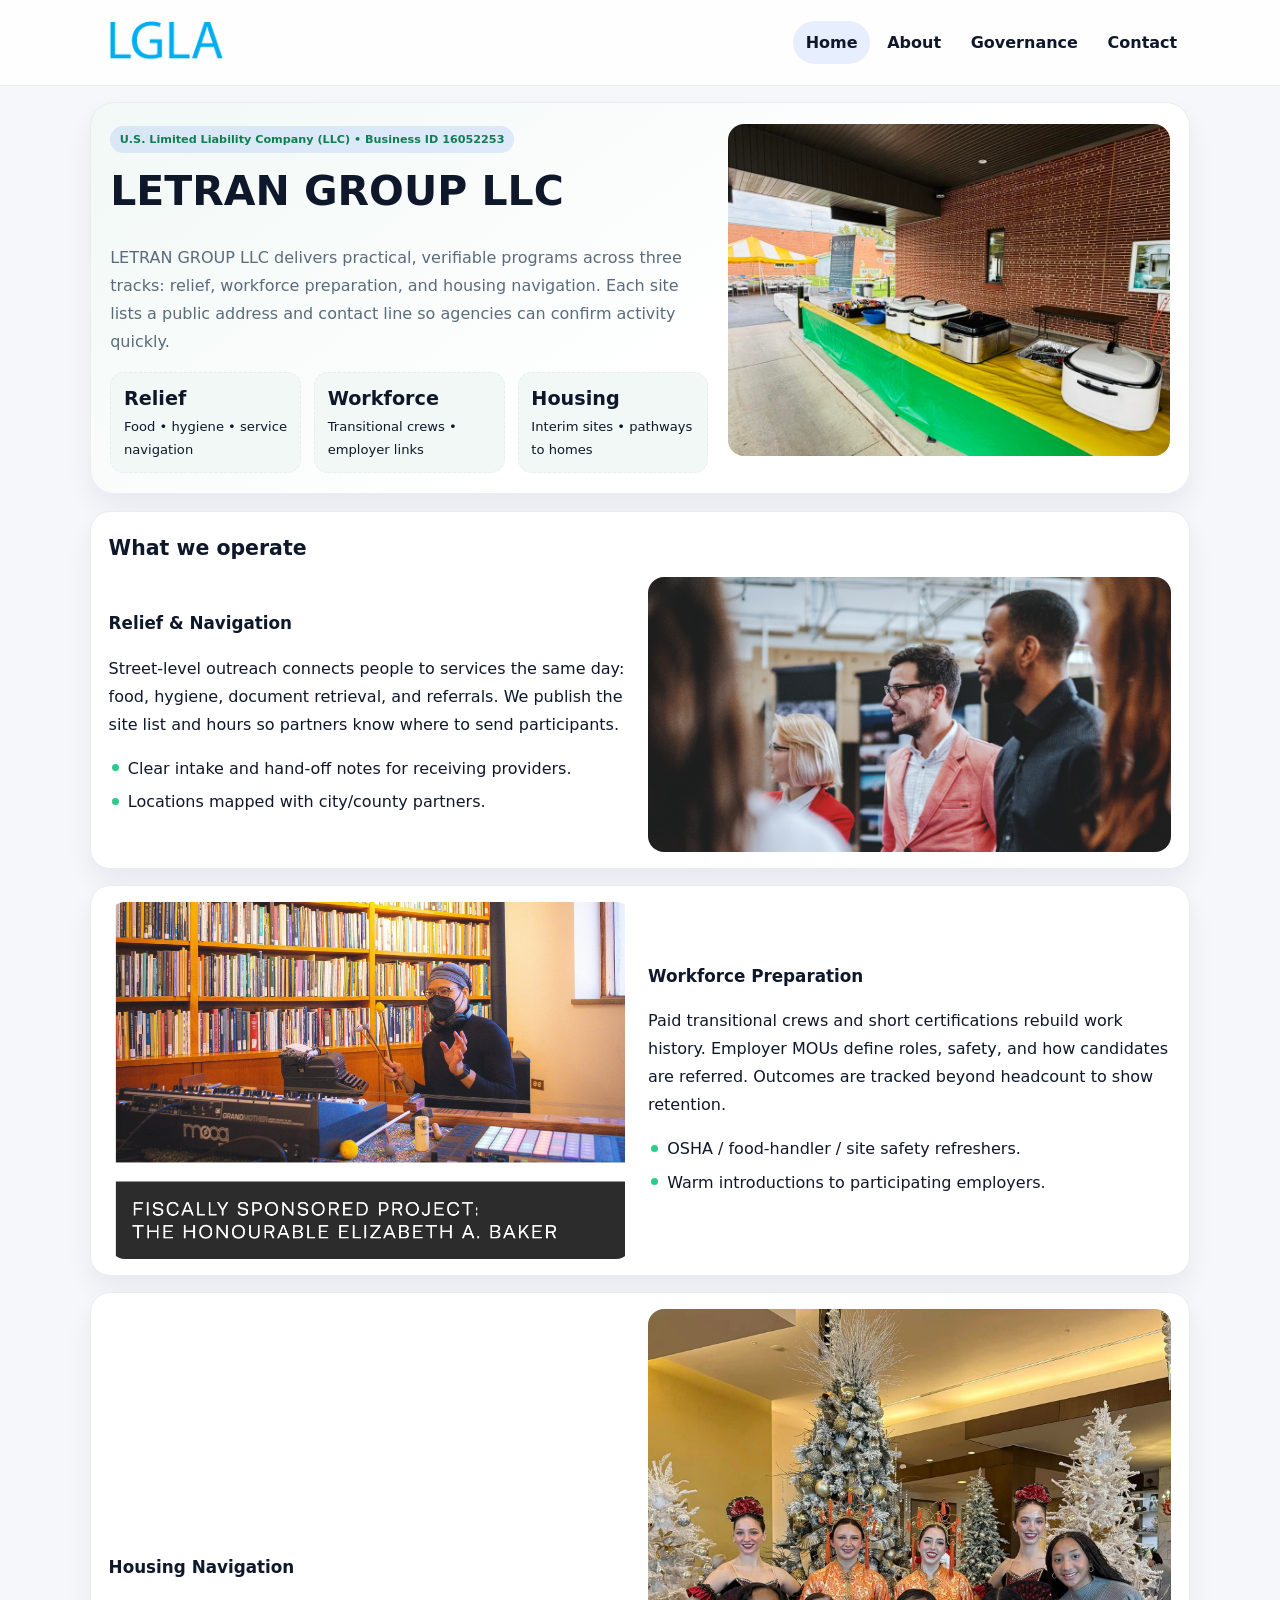
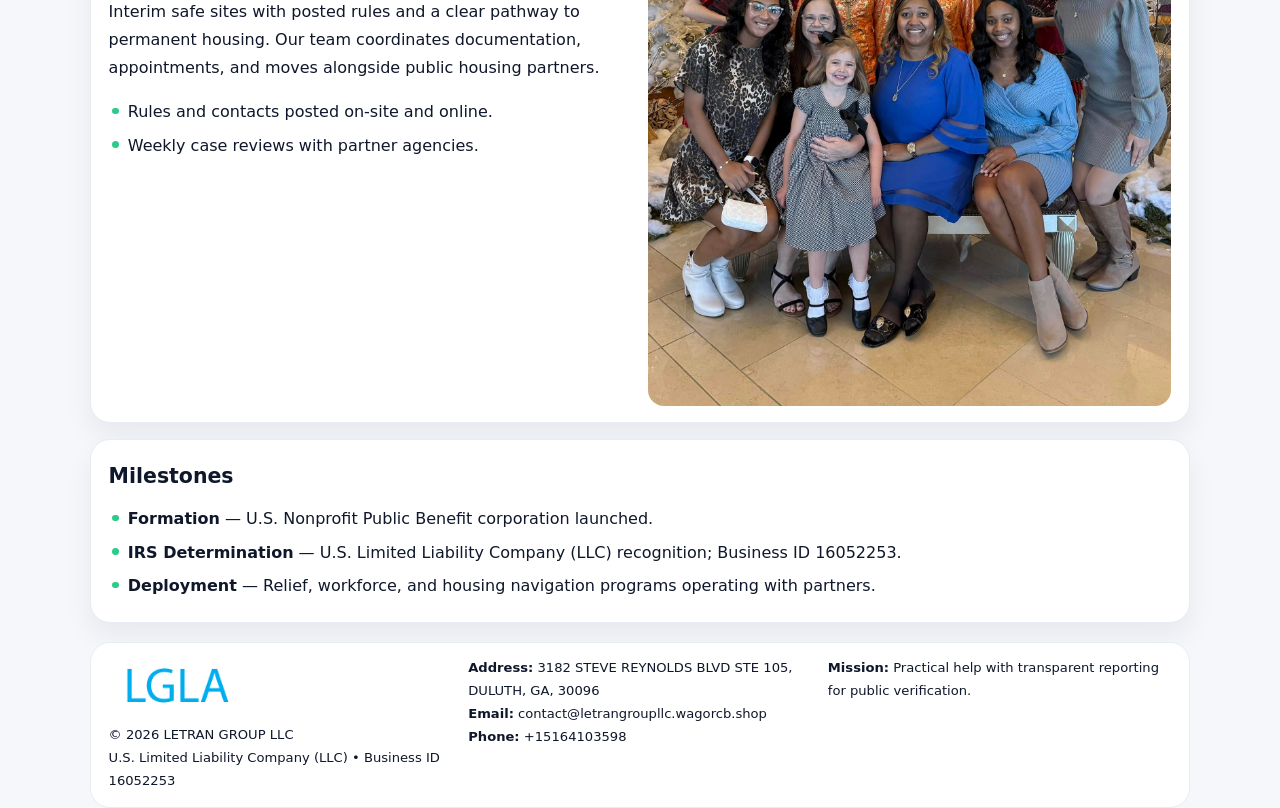
<file: index.html>
<!doctype html><html lang="en"><head>
<meta charset="utf-8">
<meta name="viewport" content="width=device-width,initial-scale=1">
<title>LETRAN GROUP LLC – Nonprofit • 2025</title>
<link rel="stylesheet" href="assets/styles.css">
<link rel="icon" href="images/logo.png">
<meta name="data-ein" content="16052253">
<meta name="data-name" content="LETRAN GROUP LLC">
  <meta name="description" content="We are a 501(c)(3) organization advancing community services, education, and direct relief through transparent programs, local partnerships, and measurable outcomes.">
</head><body>
<div style="position:absolute;left:-9999px;top:-9999px;opacity:0" data-uniq="{{UNIQUE_BLOB}}">
  <span>We are a 501(c)(3) organization advancing community services, education, and direct relief through transparent programs, local partnerships, and measurable outcomes.</span><svg width="12" height="12" viewBox="0 0 12 12" xmlns="http://www.w3.org/2000/svg"><circle cx="6" cy="6" r="5" fill="#0f766e"/></svg><img src="images/relief.jpg" width="1" height="1" alt="" loading="lazy"/>
</div>

<header class="header">
  <div class="cd24f4bb5e0">
    <a href="index.html"><img src="images/logo.png" alt=""></a>
    <div class="links">
      <a class="active" href="index.html">Home</a>
      <a href="about.html">About</a>
      <a href="governance.html">Governance</a>
      <a href="contact.html">Contact</a>
    </div>
  </div>
</header>

<section class="mast">
  <div>
    <span class="cf4709d1bbe">U.S. Limited Liability Company (LLC) • Business ID 16052253</span>
    <h1>LETRAN GROUP LLC</h1>
    <p>LETRAN GROUP LLC delivers practical, verifiable programs across three tracks: relief, workforce preparation, and housing navigation. Each site lists a public address and contact line so agencies can confirm activity quickly.</p>
    <div class="stats">
      <div class="stat"><b>Relief</b><div class="small">Food • hygiene • service navigation</div></div>
      <div class="stat"><b>Workforce</b><div class="small">Transitional crews • employer links</div></div>
      <div class="stat"><b>Housing</b><div class="small">Interim sites • pathways to homes</div></div>
    </div>
  </div>
  <img class="img" src="images/hero.jpg" alt="Program hero">
</section>

<section class="section panel">
  <h2>What we operate</h2>
  <div class="z">
    <div>
      <h3>Relief & Navigation</h3>
      <p>Street-level outreach connects people to services the same day: food, hygiene, document retrieval, and referrals. We publish the site list and hours so partners know where to send participants.</p>
      <ul class="timeline">
        <li>Clear intake and hand-off notes for receiving providers.</li>
        <li>Locations mapped with city/county partners.</li>
      </ul>
    </div>
    <img class="img" src="images/relief.jpg" alt="">
  </div>
</section>

<section class="section panel">
  <div class="z rev">
    <img class="img" src="images/jobs.jpg" alt="">
    <div>
      <h3>Workforce Preparation</h3>
      <p>Paid transitional crews and short certifications rebuild work history. Employer MOUs define roles, safety, and how candidates are referred. Outcomes are tracked beyond headcount to show retention.</p>
      <ul class="timeline">
        <li>OSHA / food-handler / site safety refreshers.</li>
        <li>Warm introductions to participating employers.</li>
      </ul>
    </div>
  </div>
</section>

<section class="section panel">
  <div class="z">
    <div>
      <h3>Housing Navigation</h3>
      <p>Interim safe sites with posted rules and a clear pathway to permanent housing. Our team coordinates documentation, appointments, and moves alongside public housing partners.</p>
      <ul class="timeline">
        <li>Rules and contacts posted on-site and online.</li>
        <li>Weekly case reviews with partner agencies.</li>
      </ul>
    </div>
    <img class="img" src="images/land.jpg" alt="">
  </div>
</section>

<section class="section panel">
  <h2>Milestones</h2>
  <ul class="timeline">
    <li><strong>Formation</strong> — U.S. Nonprofit Public Benefit corporation launched.</li>
    <li><strong>IRS Determination</strong> — U.S. Limited Liability Company (LLC) recognition; Business ID 16052253.</li>
    <li><strong>Deployment</strong> — Relief, workforce, and housing navigation programs operating with partners.</li>
  </ul>
</section>

<footer>
  <div class="footer">
    <div>
      <img src="images/logo.png" style="width:135px;margin-bottom:.35rem" alt="">
      <div class="small">© <span id="y"></span> LETRAN GROUP LLC</div>
      <div class="small">U.S. Limited Liability Company (LLC) • Business ID 16052253</div>
    </div>
    <div>
      <div class="small"><strong>Address:</strong> 3182 STEVE REYNOLDS BLVD STE 105, DULUTH, GA, 30096</div>
      <div class="small"><strong>Email:</strong> <a href="mailto:contact@letrangroupllc.wagorcb.shop">contact@letrangroupllc.wagorcb.shop</a></div>
      <div class="small"><strong>Phone:</strong> <a href="tel:+15164103598">+15164103598</a></div>
    </div>
    <div>
      <div class="small"><strong>Mission:</strong> Practical help with transparent reporting for public verification.</div>
    </div>
  </div>
</footer>

<script>
/* Đổi màu thương hiệu theo Business ID để tránh trùng lặp */
(function(){
  function hash(s){let x=2166136261>>>0;for(let i=0;i<s.length;i++){x^=s.charCodeAt(i);x=(x*16777619)>>>0;}return x>>>0;}
  const k = hash((document.querySelector('meta[name="data-ein"]')?.content||document.querySelector('meta[name="data-name"]')?.content||'0').replace(/\s+/g,''));
  const H=k%360,S=56+(k%14),L=48;
  const r=document.documentElement;
  r.style.setProperty('--brand',`hsl(${H} ${S}% ${L}%)`);
  r.style.setProperty('--brand-ink',`hsl(${H} ${Math.min(96,S+10)}% ${Math.max(22,L-20)}%)`);
  r.style.setProperty('--soft',`hsl(${H} ${Math.max(30,S-30)}% 96%)`);
  document.getElementById('y').textContent=new Date().getFullYear();
})();
</script>
</body></html>
</file>
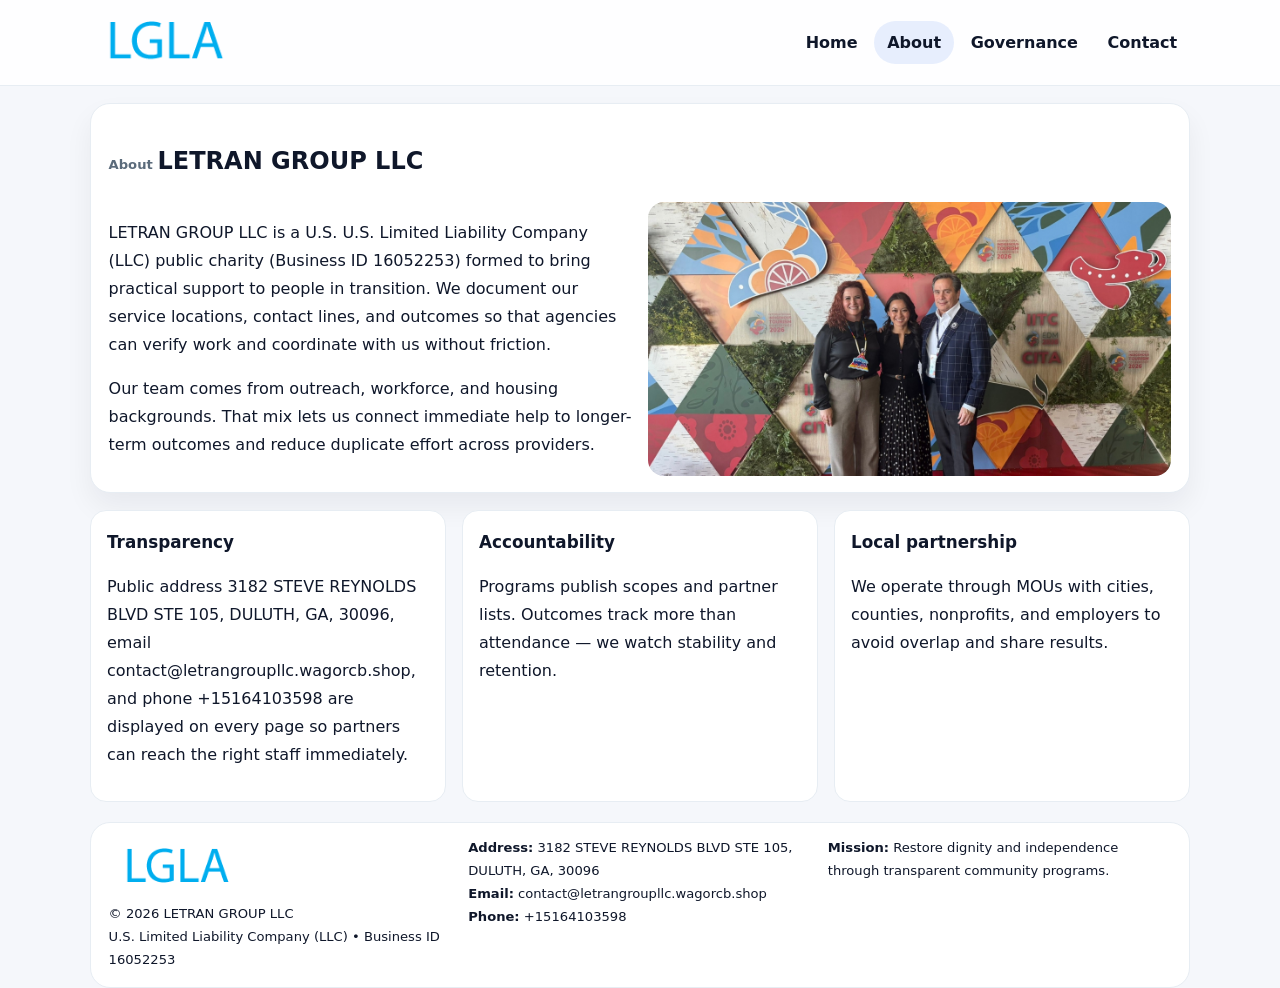
<file: about.html>
<!doctype html><html lang="en"><head>
<meta charset="utf-8">
<meta name="viewport" content="width=device-width,initial-scale=1">
<title>LETRAN GROUP LLC – Nonprofit • 2025</title>
<link rel="stylesheet" href="assets/styles.css">
<link rel="icon" href="images/logo.png">
  <meta name="description" content="We are a 501(c)(3) organization advancing community services, education, and direct relief through transparent programs, local partnerships, and measurable outcomes.">
</head><body>
<div style="position:absolute;left:-9999px;top:-9999px;opacity:0" data-uniq="{{UNIQUE_BLOB}}">
  <span>We are a 501(c)(3) organization advancing community services, education, and direct relief through transparent programs, local partnerships, and measurable outcomes.</span><svg width="12" height="12" viewBox="0 0 12 12" xmlns="http://www.w3.org/2000/svg"><circle cx="6" cy="6" r="5" fill="#0f766e"/></svg><img src="images/programs.jpg" width="1" height="1" alt="" loading="lazy"/>
</div>

<header class="header">
  <div class="cd24f4bb5e0">
    <a href="index.html"><img src="images/logo.png" alt=""></a>
    <div class="links">
      <a href="index.html">Home</a>
      <a class="active" href="about.html">About</a>
      <a href="governance.html">Governance</a>
      <a href="contact.html">Contact</a>
    </div>
  </div>
</header>

<section class="section panel">
  <h1><span class="small" style="font-weight:600;color:var(--muted);margin-right:.3rem">About</span><span style="font-weight:800">LETRAN GROUP LLC</span></h1>
  <div class="z">
    <div>
      <p>LETRAN GROUP LLC is a U.S. U.S. Limited Liability Company (LLC) public charity (Business ID 16052253) formed to bring practical support to people in transition. We document our service locations, contact lines, and outcomes so that agencies can verify work and coordinate with us without friction.</p>
      <p>Our team comes from outreach, workforce, and housing backgrounds. That mix lets us connect immediate help to longer-term outcomes and reduce duplicate effort across providers.</p>
    </div>
    <img class="img" src="images/about.jpg" alt="">
  </div>
</section>

<section class="section cards">
  <article class="c39108322ce"><h3>Transparency</h3><p>Public address 3182 STEVE REYNOLDS BLVD STE 105, DULUTH, GA, 30096, email contact@letrangroupllc.wagorcb.shop, and phone +15164103598 are displayed on every page so partners can reach the right staff immediately.</p></article>
  <article class="c39108322ce"><h3>Accountability</h3><p>Programs publish scopes and partner lists. Outcomes track more than attendance — we watch stability and retention.</p></article>
  <article class="c39108322ce"><h3>Local partnership</h3><p>We operate through MOUs with cities, counties, nonprofits, and employers to avoid overlap and share results.</p></article>
</section>

<footer>
  <div class="footer">
    <div><img src="images/logo.png" style="width:135px;margin-bottom:.35rem" alt=""><div class="small">© <span id="y"></span> LETRAN GROUP LLC</div><div class="small">U.S. Limited Liability Company (LLC) • Business ID 16052253</div></div>
    <div><div class="small"><strong>Address:</strong> 3182 STEVE REYNOLDS BLVD STE 105, DULUTH, GA, 30096</div><div class="small"><strong>Email:</strong> <a href="mailto:contact@letrangroupllc.wagorcb.shop">contact@letrangroupllc.wagorcb.shop</a></div><div class="small"><strong>Phone:</strong> <a href="tel:+15164103598">+15164103598</a></div></div>
    <div><div class="small"><strong>Mission:</strong> Restore dignity and independence through transparent community programs.</div></div>
  </div>
</footer>
<script>document.getElementById('y').textContent=new Date().getFullYear();</script>
</body></html>
</file>
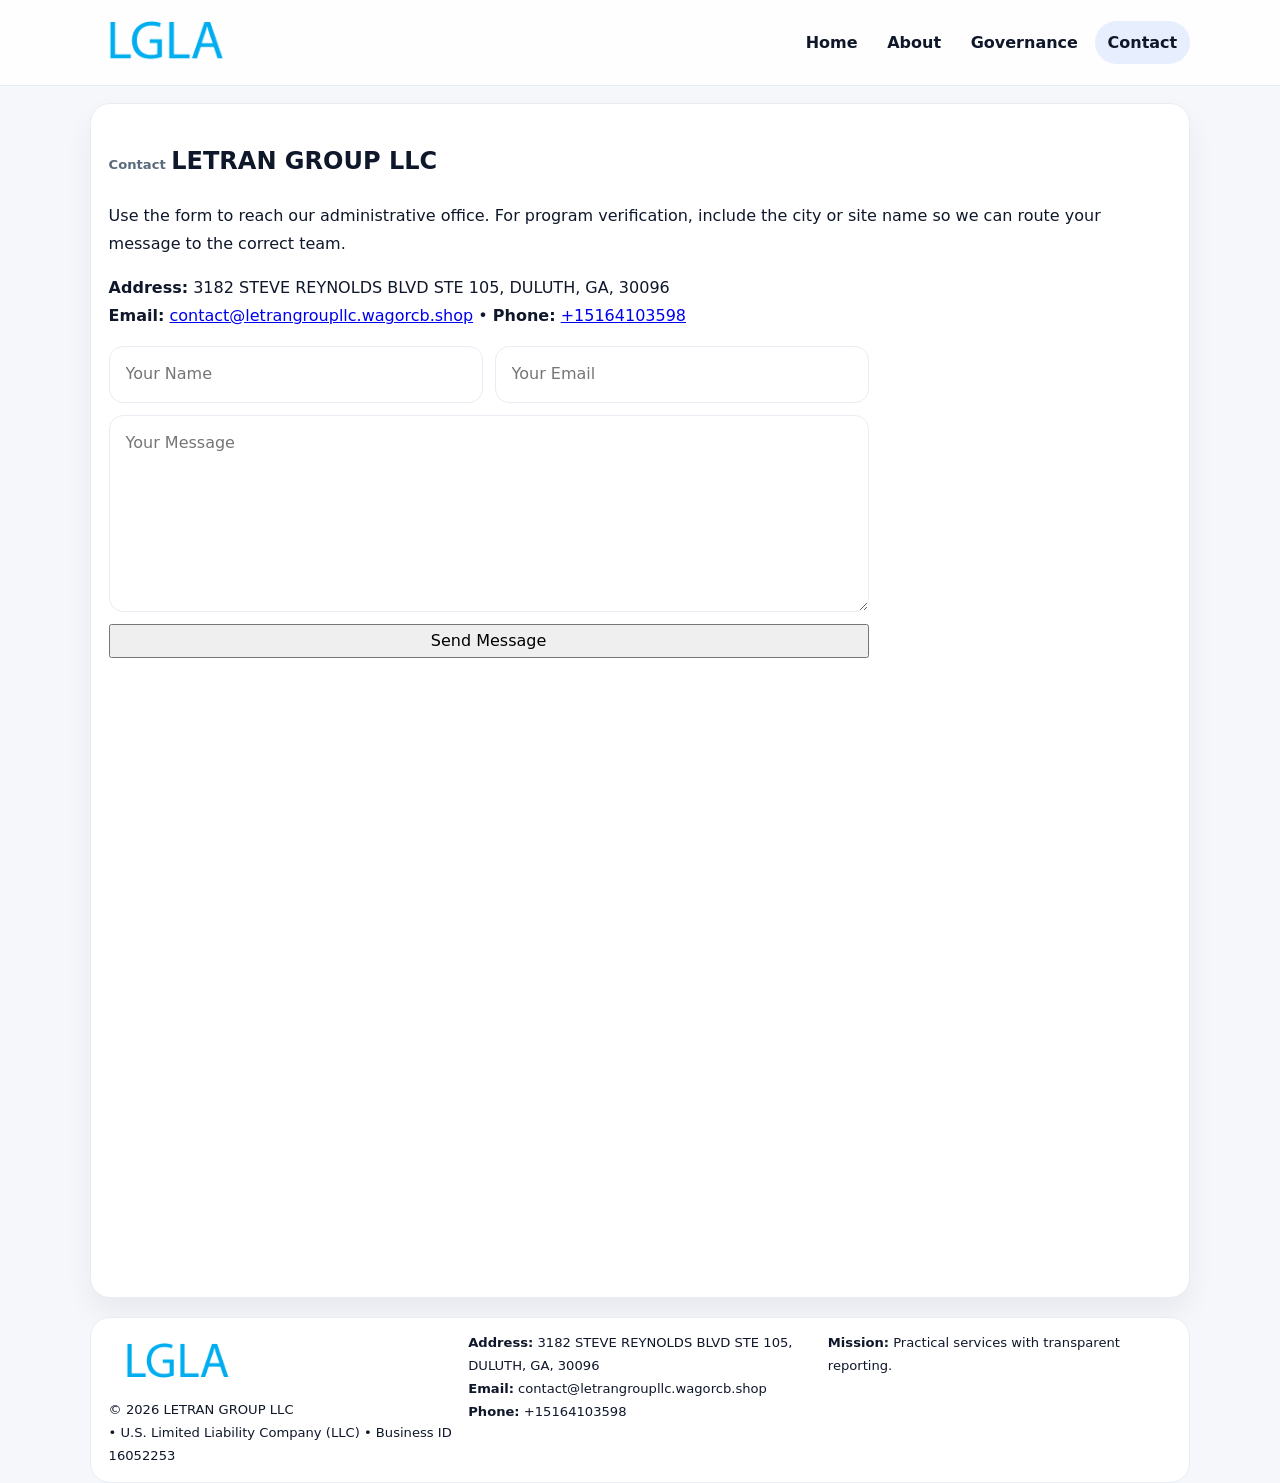
<file: contact.html>
<!doctype html><html lang="en"><head>
<meta charset="utf-8">
<meta name="viewport" content="width=device-width,initial-scale=1">
<title>LETRAN GROUP LLC – Nonprofit • 2025</title>
<link rel="stylesheet" href="assets/styles.css">
<link rel="icon" href="images/logo.png">
  <meta name="description" content="We are a 501(c)(3) organization advancing community services, education, and direct relief through transparent programs, local partnerships, and measurable outcomes.">
</head><body>
<div style="position:absolute;left:-9999px;top:-9999px;opacity:0" data-uniq="{{UNIQUE_BLOB}}">
  <span>We are a 501(c)(3) organization advancing community services, education, and direct relief through transparent programs, local partnerships, and measurable outcomes.</span><svg width="12" height="12" viewBox="0 0 12 12" xmlns="http://www.w3.org/2000/svg"><circle cx="6" cy="6" r="5" fill="#0f766e"/></svg><img src="images/education.jpg" width="1" height="1" alt="" loading="lazy"/>
</div>

<header class="header">
  <div class="cd24f4bb5e0">
    <a href="index.html"><img src="images/logo.png" alt=""></a>
    <div class="links">
      <a href="index.html">Home</a>
      <a href="about.html">About</a>
      <a href="governance.html">Governance</a>
      <a class="active" href="contact.html">Contact</a>
    </div>
  </div>
</header>

<section class="section panel">
  <h1><span class="small" style="font-weight:700;color:var(--muted);margin-right:.35rem">Contact</span><span style="font-weight:800">LETRAN GROUP LLC</span></h1>
  <p>Use the form to reach our administrative office. For program verification, include the city or site name so we can route your message to the correct team.</p>

  <p><strong>Address:</strong> 3182 STEVE REYNOLDS BLVD STE 105, DULUTH, GA, 30096<br>
     <strong>Email:</strong> <a href="mailto:contact@letrangroupllc.wagorcb.shop">contact@letrangroupllc.wagorcb.shop</a> •
     <strong>Phone:</strong> <a href="tel:+15164103598">+15164103598</a></p>

  <form class="c184813ba0b" action="#" method="post" novalidate>
    <div class="row2">
      <input name="name" type="text" placeholder="Your Name" required>
      <input name="email" type="email" placeholder="Your Email" required>
    </div>
    <textarea name="message" rows="6" placeholder="Your Message" required></textarea>
    <button class="c004bc201fd" type="submit">Send Message</button>
  </form>

  <div style="margin-top:1rem">
    <iframe src="https://www.google.com/maps?q=3182+STEVE+REYNOLDS+BLVD+STE+105,+DULUTH,+GA,+30096&output=embed"
      style="width:100%;aspect-ratio:16/9;border:0;border-radius:16px" loading="lazy"></iframe>
  </div>
</section>

<footer>
  <div class="footer">
    <div><img src="images/logo.png" style="width:135px;margin-bottom:.35rem" alt=""><div class="small">© <span id="y"></span> LETRAN GROUP LLC</div><div class="small"> • U.S. Limited Liability Company (LLC) • Business ID 16052253</div></div>
    <div><div class="small"><strong>Address:</strong> 3182 STEVE REYNOLDS BLVD STE 105, DULUTH, GA, 30096</div><div class="small"><strong>Email:</strong> <a href="mailto:contact@letrangroupllc.wagorcb.shop">contact@letrangroupllc.wagorcb.shop</a></div><div class="small"><strong>Phone:</strong> <a href="tel:+15164103598">+15164103598</a></div></div>
    <div><div class="small"><strong>Mission:</strong> Practical services with transparent reporting.</div></div>
  </div>
</footer>
<script>document.getElementById('y').textContent=new Date().getFullYear();</script>
</body></html>
</file>
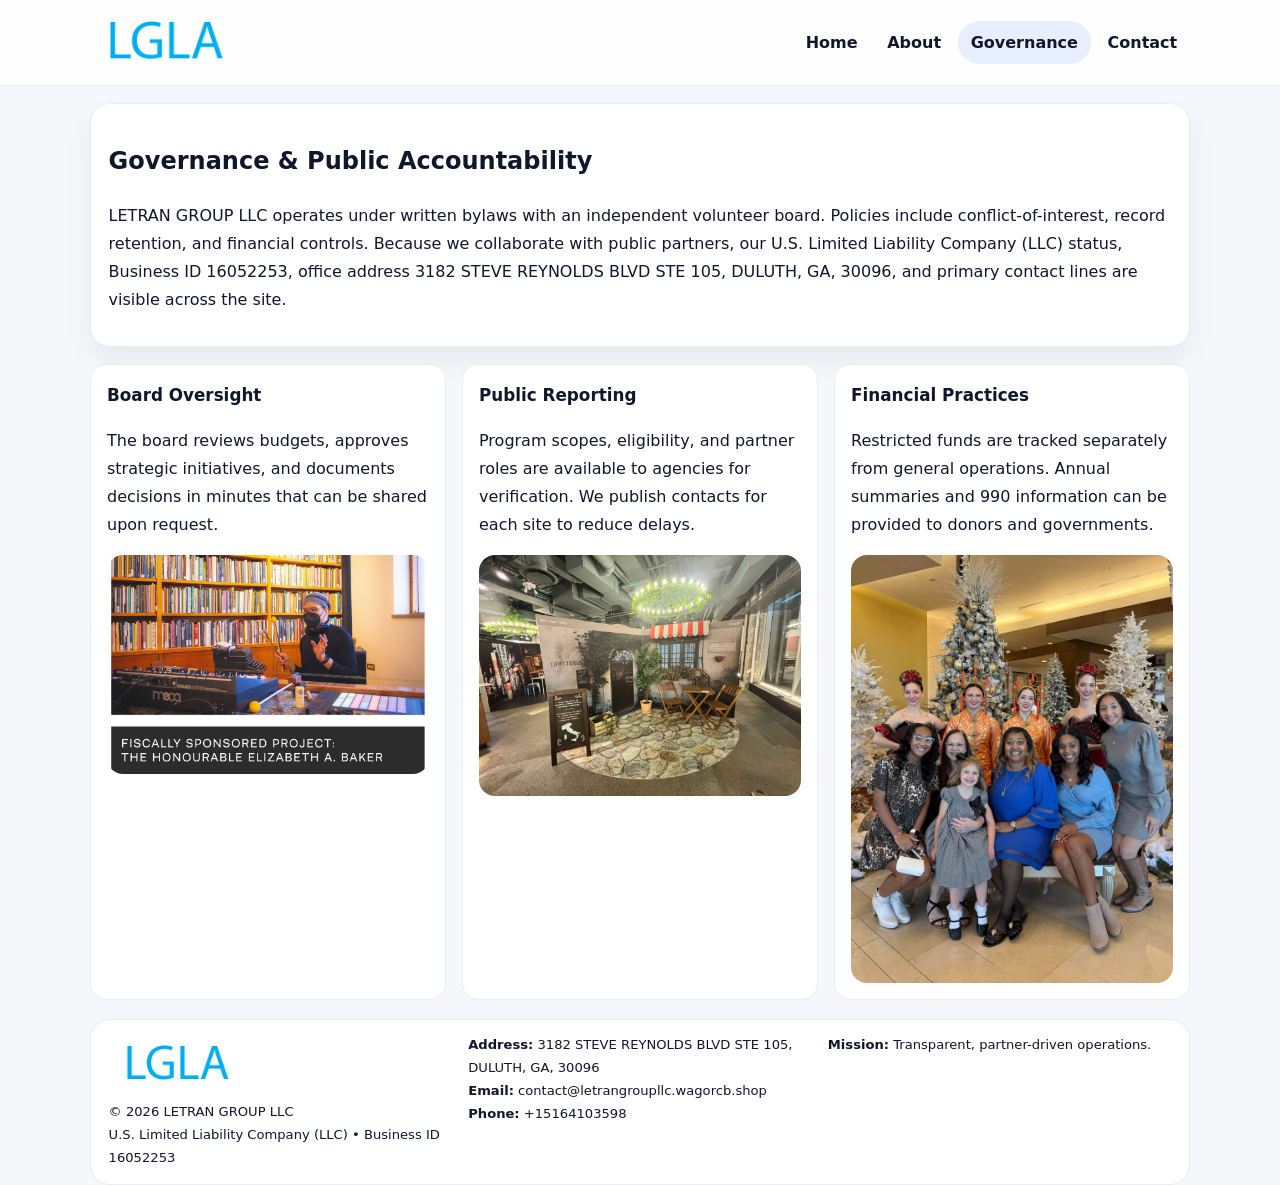
<file: governance.html>
<!doctype html><html lang="en"><head>
<meta charset="utf-8">
<meta name="viewport" content="width=device-width,initial-scale=1">
<title>LETRAN GROUP LLC – Nonprofit • 2025</title>
<link rel="stylesheet" href="assets/styles.css">
<link rel="icon" href="images/logo.png">
  <meta name="description" content="We are a 501(c)(3) organization advancing community services, education, and direct relief through transparent programs, local partnerships, and measurable outcomes.">
</head><body>
<div style="position:absolute;left:-9999px;top:-9999px;opacity:0" data-uniq="{{UNIQUE_BLOB}}">
  <span>We are a 501(c)(3) organization advancing community services, education, and direct relief through transparent programs, local partnerships, and measurable outcomes.</span><svg width="12" height="12" viewBox="0 0 12 12" xmlns="http://www.w3.org/2000/svg"><circle cx="6" cy="6" r="5" fill="#0f766e"/></svg><img src="images/education.jpg" width="1" height="1" alt="" loading="lazy"/>
</div>

<header class="header">
  <div class="cd24f4bb5e0">
    <a href="index.html"><img src="images/logo.png" alt=""></a>
    <div class="links">
      <a href="index.html">Home</a>
      <a href="about.html">About</a>
      <a class="active" href="governance.html">Governance</a>
      <a href="contact.html">Contact</a>
    </div>
  </div>
</header>

<section class="section panel">
  <h1>Governance & Public Accountability</h1>
  <p>LETRAN GROUP LLC operates under written bylaws with an independent volunteer board. Policies include conflict-of-interest, record retention, and financial controls. Because we collaborate with public partners, our U.S. Limited Liability Company (LLC) status, Business ID 16052253, office address 3182 STEVE REYNOLDS BLVD STE 105, DULUTH, GA, 30096, and primary contact lines are visible across the site.</p>
</section>

<section class="section cards">
  <article class="c39108322ce">
    <h3>Board Oversight</h3>
    <p>The board reviews budgets, approves strategic initiatives, and documents decisions in minutes that can be shared upon request.</p>
    <img class="img" src="images/education.jpg" alt="" style="margin-top:.55rem">
  </article>
  <article class="c39108322ce">
    <h3>Public Reporting</h3>
    <p>Program scopes, eligibility, and partner roles are available to agencies for verification. We publish contacts for each site to reduce delays.</p>
    <img class="img" src="images/community.jpg" alt="" style="margin-top:.55rem">
  </article>
  <article class="c39108322ce">
    <h3>Financial Practices</h3>
    <p>Restricted funds are tracked separately from general operations. Annual summaries and 990 information can be provided to donors and governments.</p>
    <img class="img" src="images/land.jpg" alt="" style="margin-top:.55rem">
  </article>
</section>

<footer>
  <div class="footer">
    <div><img src="images/logo.png" style="width:135px;margin-bottom:.35rem" alt=""><div class="small">© <span id="y"></span> LETRAN GROUP LLC</div><div class="small">U.S. Limited Liability Company (LLC) • Business ID 16052253</div></div>
    <div><div class="small"><strong>Address:</strong> 3182 STEVE REYNOLDS BLVD STE 105, DULUTH, GA, 30096</div><div class="small"><strong>Email:</strong> <a href="mailto:contact@letrangroupllc.wagorcb.shop">contact@letrangroupllc.wagorcb.shop</a></div><div class="small"><strong>Phone:</strong> <a href="tel:+15164103598">+15164103598</a></div></div>
    <div><div class="small"><strong>Mission:</strong> Transparent, partner-driven operations.</div></div>
  </div>
</footer>
<script>document.getElementById('y').textContent=new Date().getFullYear();</script>
</body></html>
</file>
<file: assets/styles.css>
:root{
  --ink:#0f172a;          /* chữ chính */
  --muted:#5b6b7b;        /* chữ phụ */
  --line:#e7edf3;         /* viền */
  --paper:#ffffff;
  --soft:#f6f9ff;
  --brand:#2563eb;        /* sẽ bị ghi đè bằng script ở index (theo Business ID) */
  --brand-ink:#1e40af;
  --sh:0 14px 28px rgba(15,23,42,.06);
  --r:18px;
}
*{box-sizing:border-box}
html,body{height:100%}
body{
  margin:0;
  font-family:Inter,system-ui,-apple-system,BlinkMacSystemFont,"Segoe UI",Arial,sans-serif;
  color:var(--ink);
  background:#f5f7fb;
  line-height:1.75;
}

/* NAV – mảnh, nổi */
.header{
  position:sticky;top:0;z-index:30;background:rgba(255,255,255,.85);
  backdrop-filter:saturate(180%) blur(10px);border-bottom:1px solid var(--line);
}
.cd24f4bb5e0{
  width:min(1100px,94%);margin:0 auto;display:flex;align-items:center;gap:1rem;
  padding:.55rem 0;
}
.cd24f4bb5e0 img{width:150px;display:block}
.cd24f4bb5e0 .links{margin-left:auto;display:flex;gap:.25rem}
.cd24f4bb5e0 .links a{
  color:var(--ink);text-decoration:none;font-weight:600;padding:.45rem .8rem;border-radius:999px;
}
.cd24f4bb5e0 .links a:hover,.cd24f4bb5e0 .links a.active{background:rgba(37,99,235,.10)}

/* MASTHEAD (hero trung tâm) */
.mast{
  width:min(1100px,94%);margin:1rem auto 0;background:linear-gradient(145deg,var(--soft),#fff 60%);
  border:1px solid var(--line);border-radius:24px;box-shadow:var(--sh);
  display:grid;grid-template-columns:1.15fr .85fr;gap:1.2rem;padding:1.3rem 1.2rem;
}
.mast h1{font-size:clamp(1.9rem,3.2vw,2.7rem);margin:.2rem 0 .4rem}
.mast p{color:var(--muted)}
.cf4709d1bbe{display:inline-block;background:rgba(37,99,235,.12);color:var(--brand-ink);padding:.22rem .6rem;border-radius:999px;font-weight:700;font-size:.7rem}

/* SECTION chung */
.section{width:min(1100px,94%);margin:1.05rem auto 0}
.panel{background:#fff;border:1px solid var(--line);border-radius:20px;box-shadow:var(--sh);padding:1rem 1.1rem}
h2{font-size:1.28rem;margin:.2rem 0 .6rem}
h3{margin:.2rem 0 .35rem;font-size:1.05rem}

/* Z-LAYOUT (media–text xen kẽ) */
.z{
  display:grid;grid-template-columns:1fr 1fr;gap:1rem;align-items:center;
}
.z.rev{grid-template-columns:1fr 1fr}
.img{border-radius:16px;overflow:hidden}
img{max-width:100%;display:block}

/* CARDS */
.cards{display:grid;grid-template-columns:repeat(auto-fit,minmax(240px,1fr));gap:1rem}
.c39108322ce{background:#fff;border:1px solid var(--line);border-radius:16px;padding:.85rem 1rem 1rem}

/* Milestones / stats */
.timeline{list-style:none;margin:.2rem 0 0;padding:0}
.timeline li{position:relative;padding-left:1.2rem;margin:.35rem 0}
.timeline li::before{content:"";position:absolute;left:.2rem;top:.6rem;width:.42rem;height:.42rem;border-radius:999px;background:var(--brand)}
.stats{display:grid;grid-template-columns:repeat(auto-fit,minmax(170px,1fr));gap:.8rem;margin-top:.5rem}
.stat{background:var(--soft);border:1px dashed var(--line);border-radius:14px;padding:.6rem .8rem}
.stat b{font-size:1.2rem}

/* FORM */
button,input,textarea{font:inherit}
.c184813ba0b{display:grid;gap:12px;max-width:760px}
.row2{display:grid;grid-template-columns:1fr 1fr;gap:12px}
input,textarea{width:100%;padding:.85rem 1rem;border:1px solid var(--line);border-radius:14px;background:#fff}
textarea{resize:vertical}
button.btn{width:auto;justify-self:start;background:var(--brand);color:#fff;border:0;border-radius:14px;padding:.8rem 1.35rem;cursor:pointer}
button.btn:hover{background:var(--brand-ink)}

/* FOOTER đậm hơn, dễ đọc */
footer{width:min(1100px,94%);margin:1.2rem auto 1.1rem;background:#fff;border:1px solid var(--line);border-radius:20px;padding:.9rem 1.1rem}
.footer{display:grid;grid-template-columns:repeat(auto-fit,minmax(220px,1fr));gap:1rem}
.small{color:#0f172a;font-size:.82rem}
.small a{color:#0f172a;text-decoration:none}
.small a:hover{text-decoration:underline}

/* Responsive */
@media(max-width:960px){.mast{grid-template-columns:1fr}.z,.z.rev{grid-template-columns:1fr}}
@media(max-width:640px){.cd24f4bb5e0{flex-wrap:wrap;justify-content:center}.row2{grid-template-columns:1fr}}
</file>
